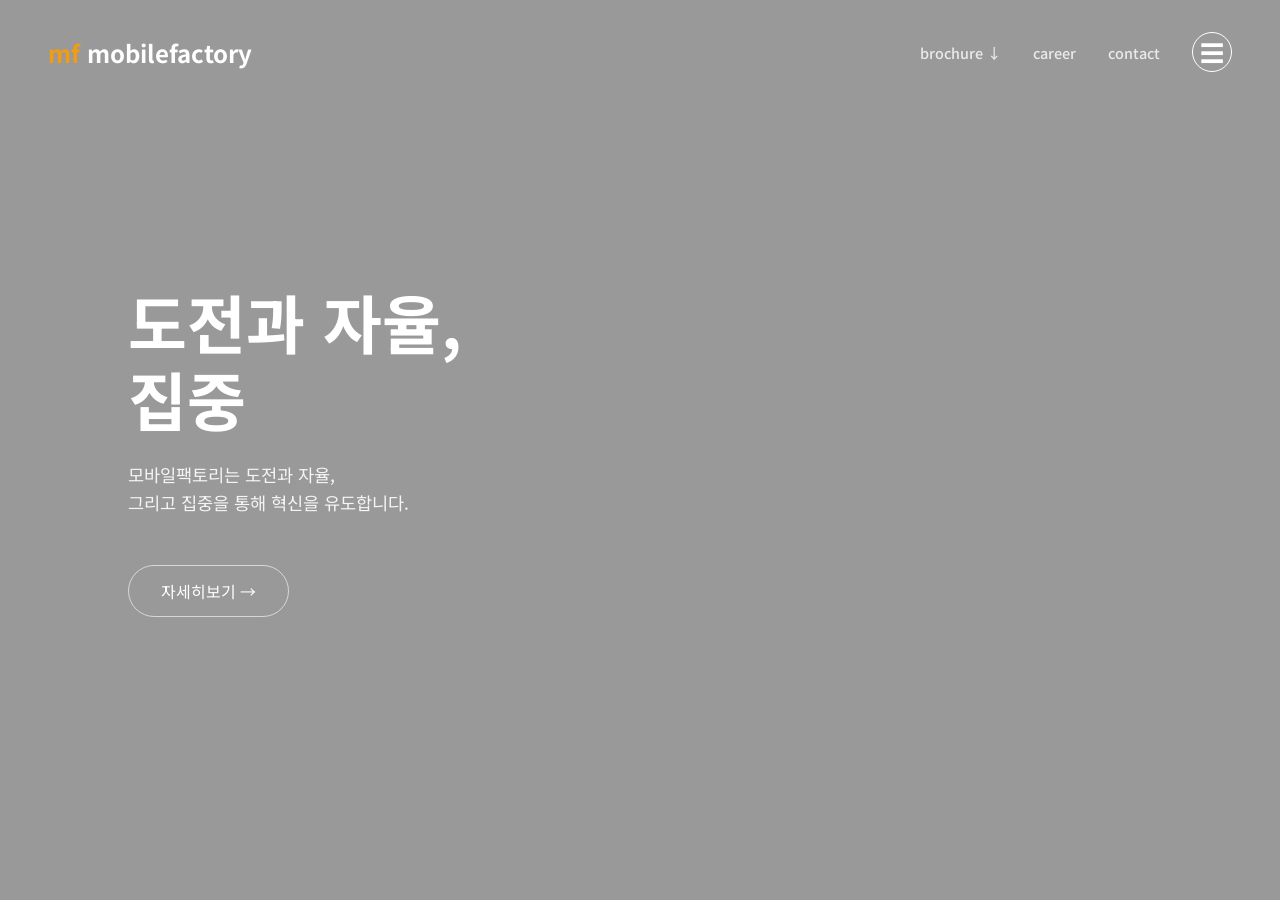
<file: src/main/resources/static/index.html>
<!DOCTYPE html>
<html lang="ko">

<head>
    <meta charset="UTF-8">
    <meta name="viewport" content="width=device-width, initial-scale=1.0">
    <title>Mobile Factory</title>
    <link href="https://fonts.googleapis.com/css2?family=Noto+Sans+KR:wght@300;400;700&display=swap" rel="stylesheet">
    <style>
        * {
            margin: 0;
            padding: 0;
            box-sizing: border-box;
        }

        body {
            font-family: 'Noto Sans KR', sans-serif;
            color: #fff;
            overflow-x: hidden;
        }

        /* Background & Overlay */
        .hero {
            position: relative;
            width: 100%;
            height: 100vh;
            background: url('https://images.unsplash.com/photo-1550299238-30113dd8880a?q=80&w=2070&auto=format&fit=crop') no-repeat center center/cover;
            display: flex;
            align-items: center;
            justify-content: flex-start;
            padding-left: 10%;
        }

        .hero::before {
            content: '';
            position: absolute;
            top: 0;
            left: 0;
            width: 100%;
            height: 100%;
            background: rgba(0, 0, 0, 0.4);
            /* Dark overlay */
        }

        /* Header */
        header {
            position: absolute;
            top: 0;
            left: 0;
            width: 100%;
            padding: 2rem 3rem;
            display: flex;
            justify-content: space-between;
            align-items: center;
            z-index: 10;
        }

        .logo {
            font-size: 1.5rem;
            font-weight: 700;
            color: #fff;
            /* Orange point color could be added */
        }

        .logo span {
            color: #f39c12;
        }

        .nav {
            display: flex;
            gap: 2rem;
            align-items: center;
            font-size: 0.9rem;
            font-weight: 500;
        }

        .nav a {
            text-decoration: none;
            color: #fff;
            opacity: 0.8;
            transition: opacity 0.3s;
        }

        .nav a:hover {
            opacity: 1;
        }

        .menu-icon {
            font-size: 1.5rem;
            cursor: pointer;
            border: 1px solid #fff;
            border-radius: 50%;
            width: 40px;
            height: 40px;
            display: flex;
            justify-content: center;
            align-items: center;
        }

        /* Hero Content */
        .hero-content {
            position: relative;
            z-index: 5;
            max-width: 600px;
        }

        .hero-content h1 {
            font-size: 4rem;
            margin-bottom: 1.5rem;
            line-height: 1.2;
        }

        .hero-content p {
            font-size: 1.1rem;
            line-height: 1.6;
            opacity: 0.9;
            margin-bottom: 3rem;
        }

        .btn-more {
            display: inline-flex;
            align-items: center;
            padding: 0.8rem 2rem;
            border: 1px solid rgba(255, 255, 255, 0.6);
            border-radius: 50px;
            color: #fff;
            text-decoration: none;
            transition: all 0.3s;
        }

        .btn-more:hover {
            background: #fff;
            color: #000;
        }

        /* Modal Popup */
        .modal-overlay {
            display: none;
            /* Hidden by default */
            position: fixed;
            top: 0;
            left: 0;
            width: 100%;
            height: 100%;
            background: rgba(0, 0, 0, 0.6);
            z-index: 1000;
            justify-content: center;
            align-items: center;
        }

        .modal-body {
            background: #fff;
            width: 500px;
            /* Adjust as needed */
            height: 700px;
            border-radius: 10px;
            position: relative;
            box-shadow: 0 5px 30px rgba(0, 0, 0, 0.3);
            overflow: hidden;
            animation: fadeIn 0.5s;
            display: flex;
            flex-direction: column;
        }

        .close-btn {
            position: absolute;
            top: 20px;
            right: 20px;
            font-size: 20px;
            cursor: pointer;
            color: #333;
            z-index: 1001;
            /* Ensure above iframe */
            background: #fff;
            border-radius: 50%;
            width: 30px;
            height: 30px;
            display: flex;
            justify-content: center;
            align-items: center;
            font-weight: bold;
            box-shadow: 0 2px 5px rgba(0, 0, 0, 0.2);
        }

        iframe {
            width: 100%;
            flex: 1;
            border: none;
        }

        @keyframes fadeIn {
            from {
                opacity: 0;
                transform: translateY(-20px);
            }

            to {
                opacity: 1;
                transform: translateY(0);
            }
        }
    </style>
</head>

<body>

    <header>
        <div class="logo"><span>mf</span> mobilefactory</div>
        <div class="nav">
            <a href="#">brochure ↓</a>
            <a href="#">career</a>
            <a href="#">contact</a>
            <div class="menu-icon">☰</div>
        </div>
    </header>

    <div class="hero">
        <div class="hero-content">
            <h1>도전과 자율,<br>집중</h1>
            <p>
                모바일팩토리는 도전과 자율,<br>
                그리고 집중을 통해 혁신을 유도합니다.
            </p>
            <a href="#" class="btn-more" id="openEventBtn">자세히보기 →</a>
        </div>
    </div>

    <!-- Popup Modal -->
    <div class="modal-overlay" id="eventModal">
        <div class="modal-body">
            <div class="close-btn" id="closeModal">&times;</div>
            <!-- Load existing event page -->
            <iframe src="event.html"></iframe>
            <div class="modal-footer"
                style="padding: 10px; text-align: right; background: #f1f1f1; border-top: 1px solid #ddd;">
                <label style="font-size: 0.9rem; color: #555; cursor: pointer;">
                    <input type="checkbox" id="dontShowToday"> 오늘 하루 보지 않기
                </label>
            </div>
        </div>
    </div>


    <script>
        const modal = document.getElementById('eventModal');
        const openBtn = document.getElementById('openEventBtn');
        const closeBtn = document.getElementById('closeModal');
        const dontShowCheckbox = document.getElementById('dontShowToday');
        const iframe = document.querySelector('iframe');


        // Configuration
        const ANNOUNCEMENT_DATE = '2026-04-01';

        function getTodayString() {
            return new Date().toISOString().split('T')[0];
        }

        function isAnnouncementPeriod() {
            return getTodayString() >= ANNOUNCEMENT_DATE;
        }

        // Check LocalStorage and Setup on load
        window.addEventListener('load', () => {
            const today = getTodayString();
            const isResultPeriod = isAnnouncementPeriod();

            if (isResultPeriod) {
                // 결과 발표 기간: result.html 로드
                iframe.src = 'result.html';

                // 매일 최초 1회 자동 오픈 (결과 확인 유도)
                const lastCheck = localStorage.getItem('lastResultCheckPopupDate');
                if (lastCheck !== today) {
                    // confirm은 blocking이므로 약간의 지연 후 실행 권장하지만, 간단히 구현
                    if (confirm("오늘의 당첨 결과를 확인하시겠습니까?")) {
                        modal.style.display = 'flex';
                        // 확인을 눌렀을 때 '오늘 확인 함' 처리
                        localStorage.setItem('lastResultCheckPopupDate', today);
                    }
                }
            } else {
                // 이벤트 기간: event.html 로드
                iframe.src = 'event.html';

                // '오늘 하루 안 보기' 체크 여부에 따름
                const closedDate = localStorage.getItem('lottery_popup_closed_date');
                if (closedDate !== today) {
                    modal.style.display = 'flex';
                }
            }
        });

        // Open on button click (Always open)
        openBtn.addEventListener('click', (e) => {
            e.preventDefault();
            // 버튼 클릭 시에도 기간에 맞는 페이지 로드 (이미 load에서 설정되었겠지만 안전장치)
            if (isAnnouncementPeriod()) {
                iframe.src = 'result.html';
            } else {
                iframe.src = 'event.html';
            }
            modal.style.display = 'flex';
        });

        // Close Modal
        closeBtn.addEventListener('click', () => {
            handleClose();
        });

        // Close on outside click
        window.addEventListener('click', (e) => {
            if (e.target === modal) {
                handleClose();
            }
        });

        function handleClose() {
            const today = getTodayString();

            if (dontShowCheckbox.checked) {
                if (isAnnouncementPeriod()) {
                    // 결과 발표 기간에는 '오늘 하루 안 보기'가 '이미 확인했음'과 동일한 의미로 사용될 수 있음
                    // 혹은 결과 기간에는 '오늘 하루 안 보기' 기능을 끌 수도 있음 (기획에 따라 다름)
                    // 여기서는 결과 기간에도 동일하게 하루 안 보기를 적용
                    localStorage.setItem('lastResultCheckPopupDate', today);
                } else {
                    localStorage.setItem('lottery_popup_closed_date', today);
                }
            }
            modal.style.display = 'none';
            dontShowCheckbox.checked = false; // Reset checkbox
        }
    </script>

</body>

</html>
</file>
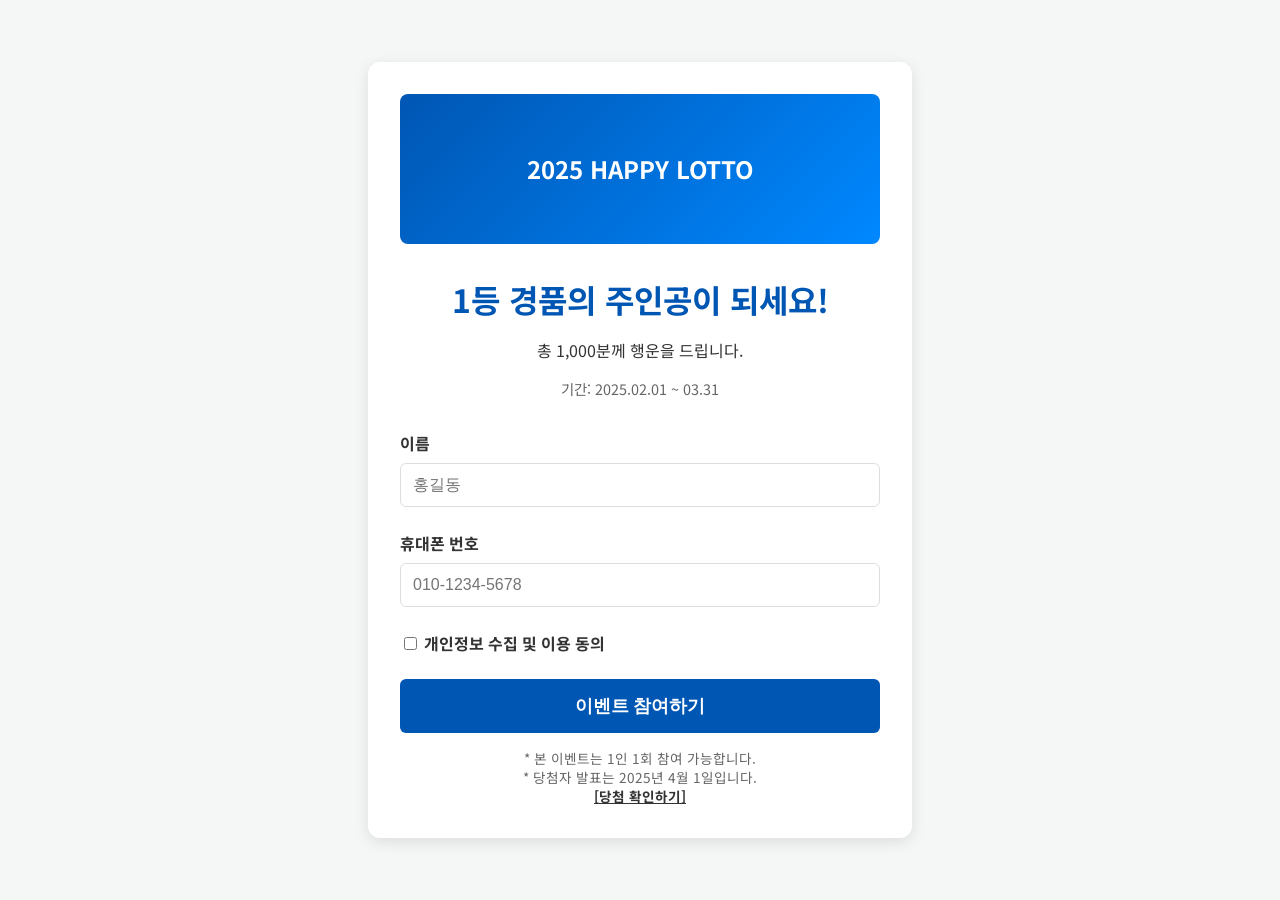
<file: src/main/resources/static/event.html>
<!DOCTYPE html>
<html lang="ko">

<head>
    <meta charset="UTF-8">
    <meta name="viewport" content="width=device-width, initial-scale=1.0">
    <title>모바일팩토리 2025 해피 로또 이벤트</title>
    <link rel="stylesheet" href="style.css">
    <link href="https://fonts.googleapis.com/css2?family=Noto+Sans+KR:wght@400;700&display=swap" rel="stylesheet">
</head>

<body>

    <div class="container">
        <div class="event-banner">
            2025 HAPPY LOTTO
        </div>

        <h1>1등 경품의 주인공이 되세요!</h1>
        <p>총 1,000분께 행운을 드립니다.</p>
        <p style="font-size: 0.9rem; color: #666; margin-bottom: 2rem;">기간: 2025.02.01 ~ 03.31</p>

        <form id="eventForm">
            <div class="form-group">
                <label for="name">이름</label>
                <input type="text" id="name" placeholder="홍길동" required>
            </div>

            <div class="form-group">
                <label for="phone">휴대폰 번호</label>
                <input type="tel" id="phone" placeholder="010-1234-5678" pattern="[0-9]{3}-[0-9]{4}-[0-9]{4}" required>
            </div>

            <div class="form-group">
                <label>
                    <input type="checkbox" required> 개인정보 수집 및 이용 동의
                </label>
            </div>

            <button type="submit" class="btn-submit">이벤트 참여하기</button>
        </form>

        <div class="info-text">
            * 본 이벤트는 1인 1회 참여 가능합니다.<br>
            * 당첨자 발표는 2025년 4월 1일입니다.<br>
            <a href="result.html" style="color: #333; font-weight: bold; text-decoration: underline;">[당첨 확인하기]</a>
        </div>
    </div>

    <!-- Modal -->
    <div id="resultModal" class="modal">
        <div class="modal-content">
            <span class="close">&times;</span>
            <h2 id="modalTitle">알림</h2>
            <p id="modalMessage">성공적으로 응모되었습니다.<br>4월 1일에 결과를 확인하세요!</p>
        </div>
    </div>

    <script>
        // Get the modal
        var modal = document.getElementById("resultModal");
        var span = document.getElementsByClassName("close")[0];
        var modalTitle = document.getElementById("modalTitle");
        var modalMessage = document.getElementById("modalMessage");

        document.getElementById('eventForm').addEventListener('submit', function (e) {
            e.preventDefault();

            const name = document.getElementById('name').value;
            const phone = document.getElementById('phone').value;

            // Call Backend API
            fetch('/api/event/participate', {
                method: 'POST',
                headers: {
                    'Content-Type': 'application/json',
                },
                body: JSON.stringify({ name: name, phone: phone }),
            })
                .then(response => response.json())
                .then(data => {
                    modalTitle.innerText = "안내";
                    modalMessage.innerText = data.message;
                    modal.style.display = "block";
                })
                .catch((error) => {
                    console.error('Error:', error);
                    modalTitle.innerText = "오류";
                    modalMessage.innerText = "서버 통신 중 오류가 발생했습니다.";
                    modal.style.display = "block";
                });
        });

        span.onclick = function () {
            modal.style.display = "none";
        }

        window.onclick = function (event) {
            if (event.target == modal) {
                modal.style.display = "none";
            }
        }
    </script>

</body>

</html>
</file>
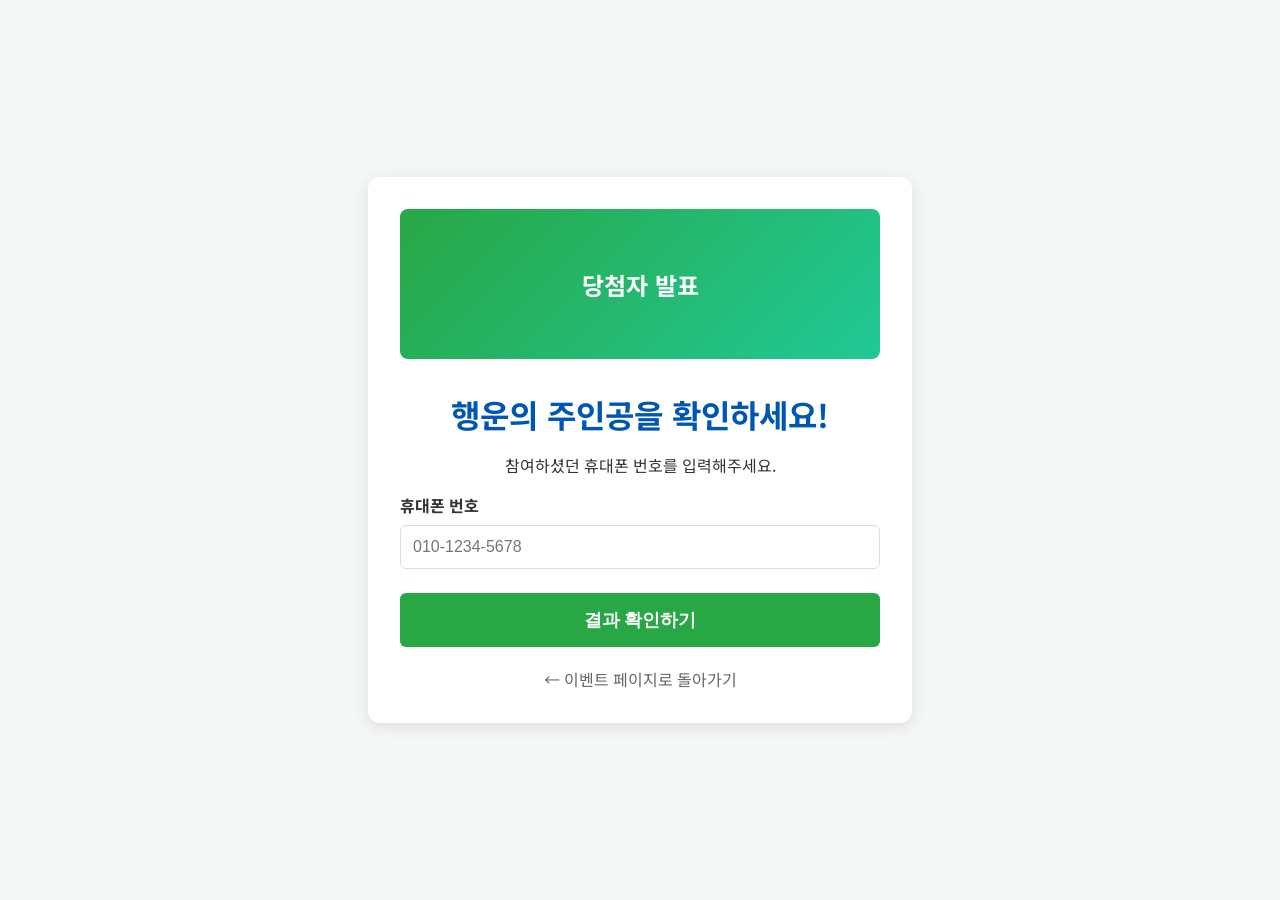
<file: src/main/resources/static/result.html>
<!DOCTYPE html>
<html lang="ko">

<head>
    <meta charset="UTF-8">
    <meta name="viewport" content="width=device-width, initial-scale=1.0">
    <title>당첨자 발표 - 모바일팩토리</title>
    <link rel="stylesheet" href="style.css">
    <link href="https://fonts.googleapis.com/css2?family=Noto+Sans+KR:wght@400;700&display=swap" rel="stylesheet">
    <style>
        .result-box {
            display: none;
            margin-top: 20px;
            padding: 20px;
            border-radius: 8px;
            font-weight: bold;
        }

        .win {
            background-color: #d4edda;
            color: #155724;
            border: 1px solid #c3e6cb;
        }

        .lose {
            background-color: #f8d7da;
            color: #721c24;
            border: 1px solid #f5c6cb;
        }
    </style>
</head>

<body>

    <div class="container">
        <div class="event-banner" style="background: linear-gradient(135deg, #28a745, #20c997);">
            당첨자 발표
        </div>

        <h1>행운의 주인공을 확인하세요!</h1>
        <p>참여하셨던 휴대폰 번호를 입력해주세요.</p>

        <form id="checkForm">
            <div class="form-group">
                <label for="phone">휴대폰 번호</label>
                <input type="tel" id="phone" placeholder="010-1234-5678" pattern="[0-9]{3}-[0-9]{4}-[0-9]{4}" required>
            </div>

            <button type="submit" class="btn-submit" style="background-color: #28a745;">결과 확인하기</button>
        </form>

        <div id="resultArea" class="result-box"></div>

        <div style="margin-top: 20px;">
            <a href="event.html" style="color: #666; text-decoration: none;">&larr; 이벤트 페이지로 돌아가기</a>
        </div>
    </div>

    <script>
        document.getElementById('checkForm').addEventListener('submit', function (e) {
            e.preventDefault();

            const phone = document.getElementById('phone').value;
            const resultArea = document.getElementById('resultArea');

            // Clear previous
            resultArea.style.display = 'none';
            resultArea.className = 'result-box';

            // Call Backend API
            fetch(`/api/event/check?phone=${phone}`)
                .then(response => response.json())
                .then(data => {
                    if (data.status === 'win') {
                        resultArea.innerHTML = `축하합니다!<br>${data.rank}등에 당첨되셨습니다!<br>${data.message}`;
                        resultArea.classList.add('win');
                    } else {
                        resultArea.innerHTML = data.message;
                        resultArea.classList.add('lose');
                    }
                    resultArea.style.display = 'block';
                })
                .catch(err => {
                    resultArea.innerHTML = "확인 중 오류가 발생했습니다.";
                    resultArea.classList.add('lose');
                    resultArea.style.display = 'block';
                });
        });
    </script>

</body>

</html>
</file>
<file: src/main/resources/static/style.css>
:root {
    --primary-color: #0056b3;
    --accent-color: #ffcc00;
    --text-color: #333;
    --bg-color: #f4f7f6;
    --white: #ffffff;
}

body {
    font-family: 'Noto Sans KR', sans-serif;
    background-color: var(--bg-color);
    margin: 0;
    padding: 0;
    color: var(--text-color);
    display: flex;
    justify-content: center;
    align-items: center;
    min-height: 100vh;
}

.container {
    background-color: var(--white);
    width: 100%;
    max-width: 480px;
    /* Mobile Friendly Width */
    padding: 2rem;
    box-shadow: 0 4px 15px rgba(0, 0, 0, 0.1);
    border-radius: 12px;
    text-align: center;
}

h1 {
    color: var(--primary-color);
    margin-bottom: 0.5rem;
}

.event-banner {
    width: 100%;
    height: 150px;
    background: linear-gradient(135deg, #0056b3, #0088ff);
    color: white;
    display: flex;
    justify-content: center;
    align-items: center;
    border-radius: 8px;
    margin-bottom: 2rem;
    font-size: 1.5rem;
    font-weight: bold;
}

.form-group {
    margin-bottom: 1.5rem;
    text-align: left;
}

label {
    display: block;
    margin-bottom: 0.5rem;
    font-weight: bold;
}

input[type="text"],
input[type="tel"] {
    width: 100%;
    padding: 12px;
    border: 1px solid #ddd;
    border-radius: 6px;
    box-sizing: border-box;
    font-size: 1rem;
}

button.btn-submit {
    width: 100%;
    padding: 15px;
    background-color: var(--primary-color);
    color: white;
    font-size: 1.1rem;
    border: none;
    border-radius: 6px;
    cursor: pointer;
    font-weight: bold;
    transition: background-color 0.3s;
}

button.btn-submit:hover {
    background-color: #004494;
}

.info-text {
    font-size: 0.85rem;
    color: #666;
    margin-top: 1rem;
    line-height: 1.4;
}

/* Modal Styles */
.modal {
    display: none;
    position: fixed;
    z-index: 100;
    left: 0;
    top: 0;
    width: 100%;
    height: 100%;
    background-color: rgba(0, 0, 0, 0.5);
}

.modal-content {
    background-color: #fefefe;
    margin: 20% auto;
    padding: 20px;
    border: 1px solid #888;
    width: 80%;
    max-width: 400px;
    border-radius: 8px;
    text-align: center;
}

.close {
    color: #aaa;
    float: right;
    font-size: 28px;
    font-weight: bold;
    cursor: pointer;
}
</file>
